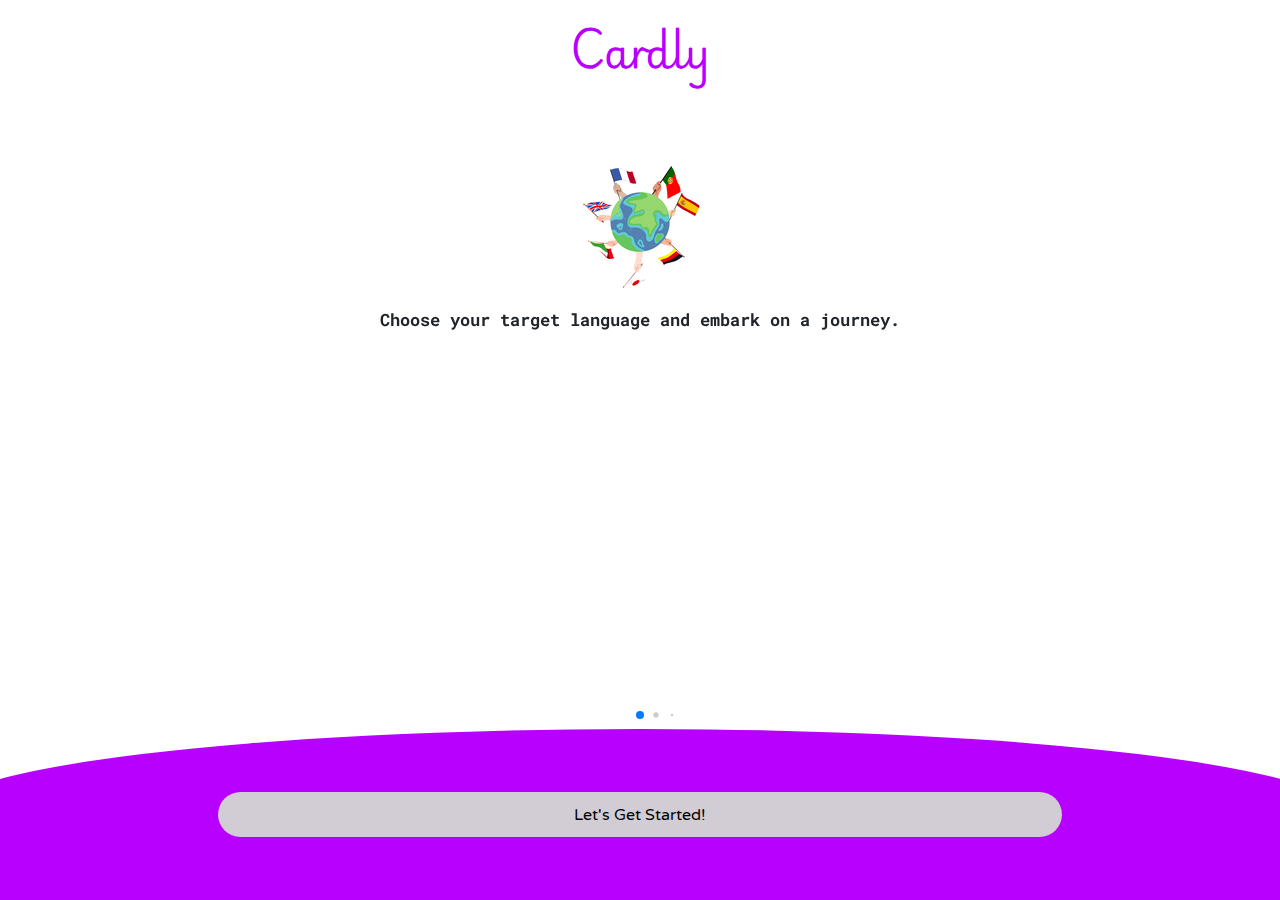
<file: Cardly/index.html>
<!DOCTYPE html>
<html lang="pt-BR">
<head>
    <meta charset="UTF-8">
    <meta name="viewport" content="width=device-width, initial-scale=1.0">
    
    
    <link href="https://cdn.jsdelivr.net/npm/bootstrap@5.0.2/dist/css/bootstrap.min.css" rel="stylesheet" integrity="sha384-EVSTQN3/azprG1Anm3QDgpJLIm9Nao0Yz1ztcQTwFspd3yD65VohhpuuCOmLASjC" crossorigin="anonymous">
    <link href="https://cdn.jsdelivr.net/npm/bootstrap@5.3.0/dist/css/bootstrap.min.css" rel="stylesheet">

  
    <link rel="stylesheet" href="https://cdn.jsdelivr.net/npm/swiper@11/swiper-bundle.min.css"/>
    <link rel="stylesheet" href="https://unpkg.com/swiper@8/swiper-bundle.min.css" />

    
    <link rel="stylesheet" href="css/getStarted/style.css" />

   
    <title>Teste</title>

</head>
<body>

    <!-- header -->
    <header class="head">
        <div class="container">
            Cardly
        </div>
    </header>
    
    <!-- Main -->
    <main>
        <section class="swiper">
            <div class="swiper-container mySwiper">
                <div class="swiper-wrapper">
                    
                    <div class="swiper-slide">
                        <div class="text d-block w-100 p-5">
                            <img src="images/getStartedPage/1.png" alt="Icon">
                           
                            <p class="text">Choose your target language and embark on a journey.</p>
                        </div>
                    </div>
                    <div class="swiper-slide">
                        <div class="text d-block w-100 p-5">
                            <img src="images/getStartedPage/2.png" alt="Icon">
                         
                            <p class="text">Connect with a global community of language learners.</p>
                        </div>
                    </div>
                    <div class="swiper-slide">
                        <div class="text d-block w-100 p-5">
                            <img src="images/getStartedPage/3.png" alt="Icon">
                            
                            <p class="text">Dive into immersive learning with daily interactions.</p>
                        </div>
                    </div>
                    <div class="swiper-slide">
                        <div class="text d-block w-100 p-5">
                            <img src="images/getStartedPage/4.png" alt="Icon">
                          
                            <p class="text">Post, share, and grow your language skills together.</p>
                        </div>
                    </div>
                    <div class="swiper-slide">
                        <div class="text d-block w-100 p-5">
                            <img src="images/getStartedPage/5.png" alt="Icon">
                           
                            <p class="text">Break language barriers with community support.</p>
                        </div>
                    </div>
                
                </div>
                <div class="swiper-pagination"></div>
            </div>
        </section>
    </main>
    
    <!-- Footer -->
    <footer class="footer">
        <div class="container-footer">
            <a href="loginPage.html" class="button">Let's Get Started!</a>
        </div>
    </footer>

    <!--  Scripts -->
    <script src="https://cdnjs.cloudflare.com/ajax/libs/bootstrap/5.3.0/js/bootstrap.bundle.min.js"></script>
    <script src="https://unpkg.com/swiper/swiper-bundle.min.js"></script>
    <script>
        
        var swiper = new Swiper('.mySwiper', {
            
            pagination: {
                el: '.swiper-pagination',  
                dynamicBullets: true,      
            },
           
            navigation: {
                nextEl: '.swiper-button-next', 
                prevEl: '.swiper-button-prev', 
            },
        });
    </script>
    
    
</body>
</html>
</file>
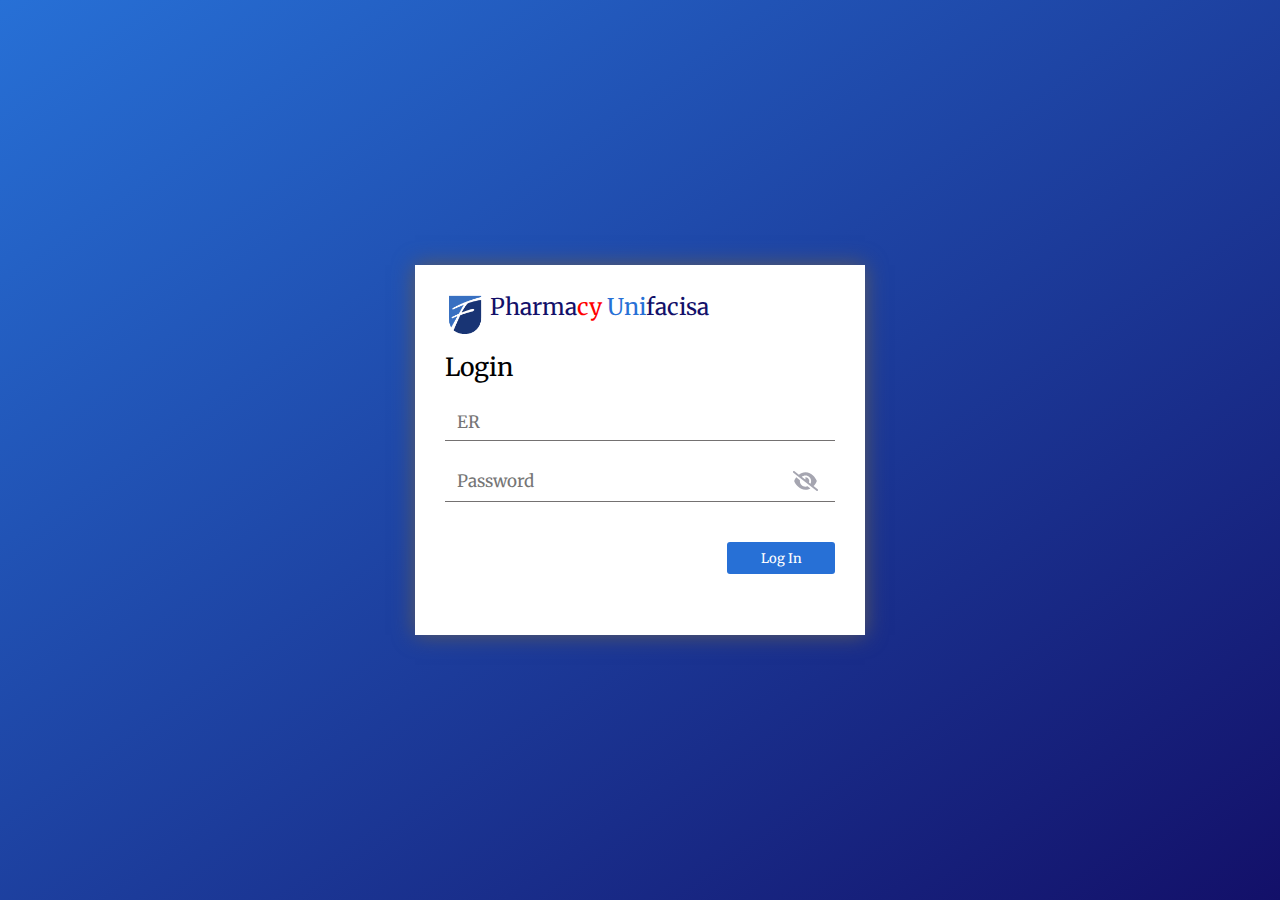
<file: Pharmacy/index.html>
<!DOCTYPE html>
<html lang="en">

<head>
    <meta charset="UTF-8">
    <meta name="viewport" content="width=device-width, initial-scale=1.0">
    <title>Luiz Gustavo - Index</title>
    <link rel="stylesheet" href="./assets/css/style.css">
    <script src="./assets/js/index.js" defer></script>

</head>

<body>

    <div class="container container-index">

        <div class="lightbox-cover">

            <div class="form-container">
                <form id="form-login">

                    <div class="form-logo"><img src="./assets/images/index/file.png"> <div id="pharmacy">Pharma<span id="cy">cy</span></div> <div id="unifacisa"><span id="uni"> Uni</span>facisa</div>    </div>

                    <h1 id="h1">Login</h1>

                    <div class="er-container">

                        <input type="number" id="erInput" placeholder="ER"> <!-- Employee Registration -->

                    </div>


                    <div class="password-container">

                        <input type="password" id="password" placeholder="Password">

                        <label class="container-eye">
                            <input type="checkbox" checked="checked" id="eyeBtn">
                            <svg class="eye" xmlns="http://www.w3.org/2000/svg" height="1em" viewBox="0 0 576 512">
                                <path
                                    d="M288 32c-80.8 0-145.5 36.8-192.6 80.6C48.6 156 17.3 208 2.5 243.7c-3.3 7.9-3.3 16.7 0 24.6C17.3 304 48.6 356 95.4 399.4C142.5 443.2 207.2 480 288 480s145.5-36.8 192.6-80.6c46.8-43.5 78.1-95.4 93-131.1c3.3-7.9 3.3-16.7 0-24.6c-14.9-35.7-46.2-87.7-93-131.1C433.5 68.8 368.8 32 288 32zM144 256a144 144 0 1 1 288 0 144 144 0 1 1 -288 0zm144-64c0 35.3-28.7 64-64 64c-7.1 0-13.9-1.2-20.3-3.3c-5.5-1.8-11.9 1.6-11.7 7.4c.3 6.9 1.3 13.8 3.2 20.7c13.7 51.2 66.4 81.6 117.6 67.9s81.6-66.4 67.9-117.6c-11.1-41.5-47.8-69.4-88.6-71.1c-5.8-.2-9.2 6.1-7.4 11.7c2.1 6.4 3.3 13.2 3.3 20.3z">
                                </path>
                            </svg>
                            <svg class="eye-slash" xmlns="http://www.w3.org/2000/svg" height="1em"
                                viewBox="0 0 640 512">
                                <path
                                    d="M38.8 5.1C28.4-3.1 13.3-1.2 5.1 9.2S-1.2 34.7 9.2 42.9l592 464c10.4 8.2 25.5 6.3 33.7-4.1s6.3-25.5-4.1-33.7L525.6 386.7c39.6-40.6 66.4-86.1 79.9-118.4c3.3-7.9 3.3-16.7 0-24.6c-14.9-35.7-46.2-87.7-93-131.1C465.5 68.8 400.8 32 320 32c-68.2 0-125 26.3-169.3 60.8L38.8 5.1zM223.1 149.5C248.6 126.2 282.7 112 320 112c79.5 0 144 64.5 144 144c0 24.9-6.3 48.3-17.4 68.7L408 294.5c8.4-19.3 10.6-41.4 4.8-63.3c-11.1-41.5-47.8-69.4-88.6-71.1c-5.8-.2-9.2 6.1-7.4 11.7c2.1 6.4 3.3 13.2 3.3 20.3c0 10.2-2.4 19.8-6.6 28.3l-90.3-70.8zM373 389.9c-16.4 6.5-34.3 10.1-53 10.1c-79.5 0-144-64.5-144-144c0-6.9 .5-13.6 1.4-20.2L83.1 161.5C60.3 191.2 44 220.8 34.5 243.7c-3.3 7.9-3.3 16.7 0 24.6c14.9 35.7 46.2 87.7 93 131.1C174.5 443.2 239.2 480 320 480c47.8 0 89.9-12.9 126.2-32.5L373 389.9z">
                                </path>
                            </svg>
                        </label>
                    </div>

                    <button type="submit" id="loginBtn">Log In</button>


                </form>
            </div>

        </div>



    </div>

    

    <script> //Transforma o campo do password em texto quando o olhinho é marcado
        document.getElementById('eyeBtn').addEventListener('change', function() {

            var passwordInput = document.getElementById('password');

            if (this.checked) {
                passwordInput.type = 'password';
            } else {
                passwordInput.type = 'text';
            }
        });

    </script>

</body>

</html>
</file>
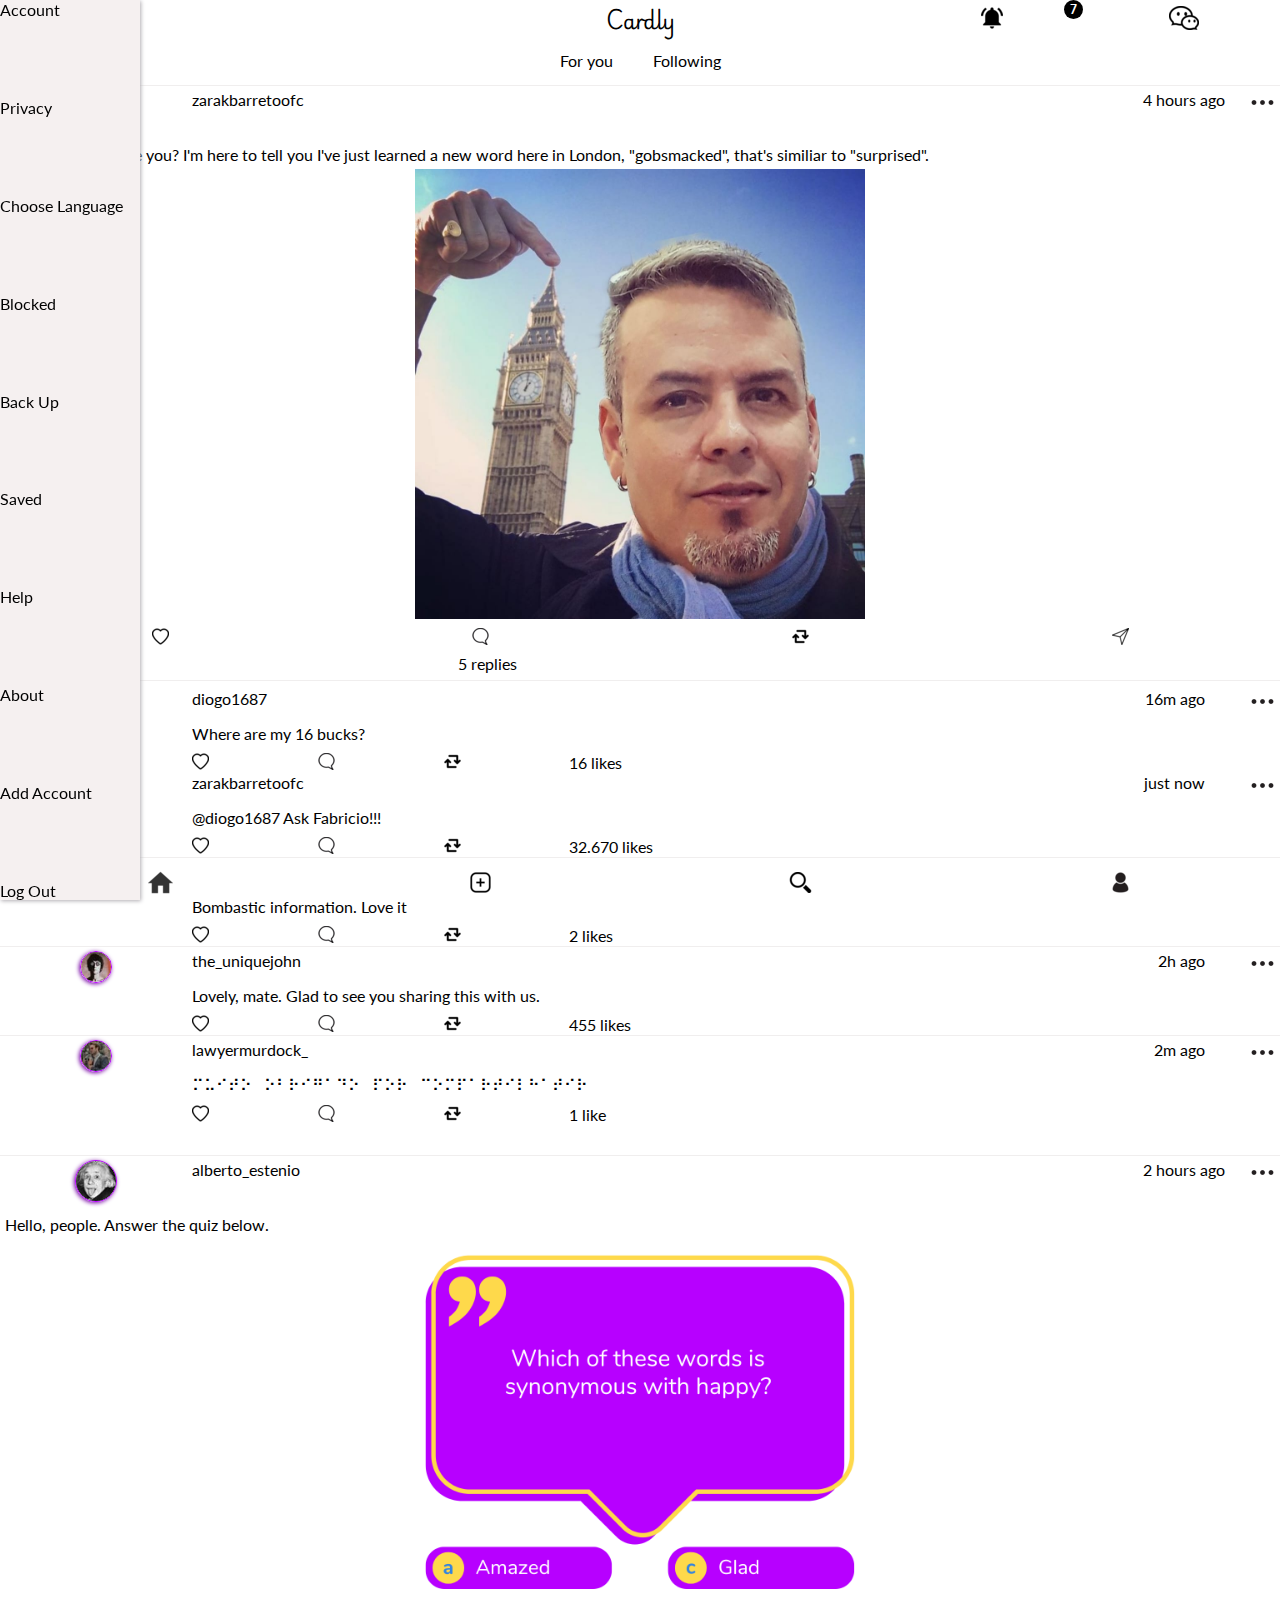
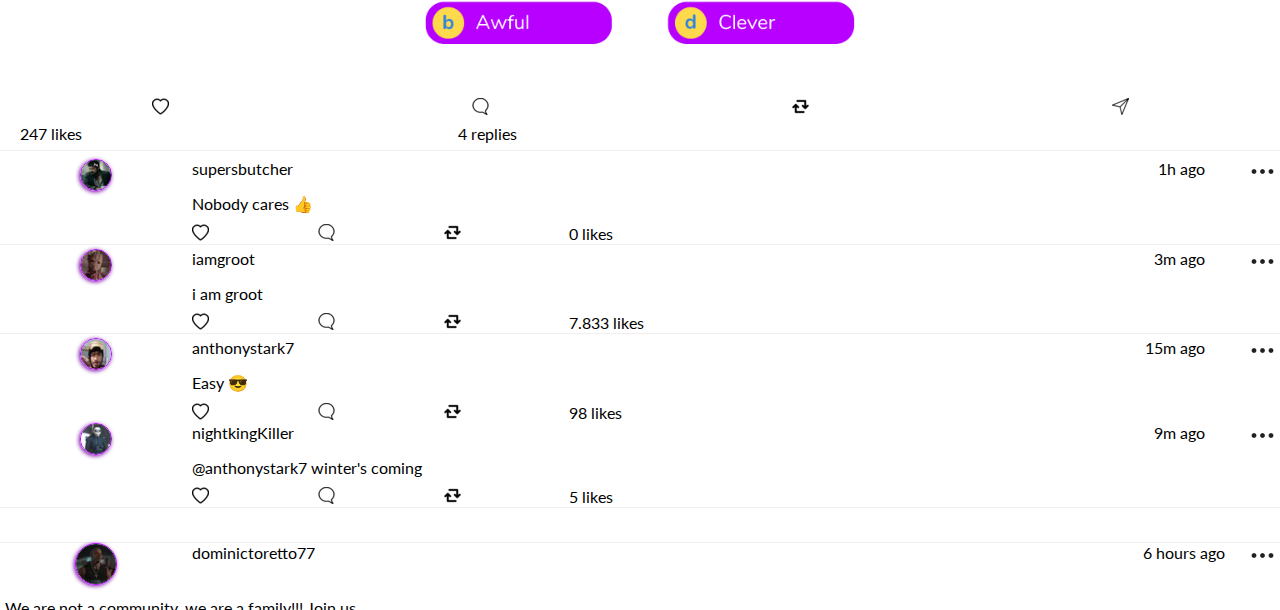
<file: Cardly/homePage.html>
<!DOCTYPE html>
<html lang="en">

<head>
    <meta charset="UTF-8">
    <meta name="viewport" content="width=device-width, initial-scale=1.0">
    <title>Home Page</title>

    <link rel="stylesheet" href="css/homePage/homePage.css">
</head>

<body>

    <div class="container ctn-father">

        <!-- Header -->
        <div class="container header">

            <!-- All the three functions -->
            <div class="container header-buttons">

                <!-- Dropdown -->
                <div class="hd header-dropdown-container">

                    <button class="header-dropdown-button"><img src="images/homePage/drop.png"></button>

                    <div class="header-dropdown-options">
                        <ul class="list-options-dropdown">
                            <li class="options-dropdown">Account</li>
                            <li class="options-dropdown">Privacy</li>
                            <li class="options-dropdown">Choose Language</li>
                            <li class="options-dropdown">Blocked</li>
                            <li class="options-dropdown">Back Up</li>
                            <li class="options-dropdown">Saved</li>
                            <li class="options-dropdown">Help</li>
                            <li class="options-dropdown">About</li>
                            <li class="options-dropdown">Add Account</li>
                            <li class="options-dropdown">Log Out</li>

                        </ul>

                    </div>
                </div>

                <!-- Logo -->
                <div class="hd header-logo-container" id="home">Cardly

                </div>

                <!-- Chat e Notifications Buttons -->
                <div class="hd header-chat-not-container">

                    <div class="header-button hd-bell"><img src="images/homePage/bellIcon.png"
                            alt="notifications_bell_icon">

                        <span class="bell-notifications">7</span>


                    </div>
                    <div class="header-button hd-chat"><img src="images/homePage/msgIcon.png" alt="messages_icon">

                    </div>

                </div>

            </div>

        </div>
        <!-- Header -->

        <!-- MAIN -->
        <div class="container main">


            <div class="feed-main">

                <!-- TYPE FEED -->
                <div class="feed-type">
                    <div class="user-feed for-you"> For you

                    </div>

                    <div class="user-feed following"> Following

                    </div>

                </div>
                <!-- Feed que vai compor cards soltos -->
                <div class="feed">

                    <div class="bar">
                        <div class="bar-splitter"></div>
                    </div> <!-- Bar-->

                    <div class="card card1">

                        <div class="top-card">

                            <div class="top user-info-card">

                                <div class="user photo-card">
                                    <img class="profile-photo zarak-profile-photo"
                                        src="images/homePage/profilePhotos/Darth Vader.jfif" alt="profile_photo">

                                </div>

                                <div class="user username-card">zarakbarretoofc

                                </div>

                            </div>

                            <div class="top user-info-options">
                                <div class="time-post"> 4 hours ago

                                </div>

                                <div class="dropdown">
                                    <button class="drop drop-btn"><img class="drop drop-image"
                                            src="images/homePage/dropdown.png" alt="dropdown button"
                                            alt="dropdown button"></button>
                                    <div class="drop-options">
                                        <a class="drop-opt">View profile</a>
                                        <a class="drop-opt">Block user</a>
                                        <a class="drop-opt">Follow User</a>

                                    </div>
                                </div>

                            </div>

                        </div>

                        <div class="content-card">

                            <div class="subtitles-card">

                                Aye, mate. How are you? I'm here to tell you I've just learned a new word here in
                                London, "gobsmacked", that's similiar to "surprised".

                            </div>

                            <div class="content-container-card">
                                <img src="images/homePage/postCards/Zarak.jfif" class="post-card" alt="post-card">

                            </div>

                        </div>

                        <div class="interactions-card">

                            <div class="interactions-buttons">

                                <div class="card-button like-btn"><img src="images/homePage/likeIcon.png"
                                        alt="like icon" alt="like icon">

                                </div>

                                <div class="card-button comment-btn"><img src="images/homePage/commentIcon.png"
                                        alt="comment icon" alt="comment icon">

                                </div>
                                <div class="card-button repost-btn"><img src="images/homePage/repostIcon.png"
                                        alt="repost icon">

                                </div>

                                <div class="card-button share-btn"><img src="images/homePage/shareIcon.png"
                                        alt="share icon">

                                </div>

                            </div>

                            <div class="interactions-infos">

                                <div class="interactions-users">
                                    <div class="card-likes">16.865 likes

                                    </div>
                                    <div class="card-replies"> 5 replies

                                    </div>
                                </div>

                                <div class="bar">
                                    <div class="bar-splitter"></div>
                                </div> <!-- Bar-->

                                <div class="comments">

                                    <div class="comment">

                                        <div class="comment-userphoto"> <img class="profile-photo comment-user-photo"
                                                src="images/homePage/profilePhotos/diogoIcon.jpg" alt="profile icon">

                                        </div>

                                        <div class="comment-general">

                                            <div class="comment-top">

                                                <div class="comment-username">diogo1687

                                                </div>
                                                <div class="comment-time-dropdown">


                                                    <div class="comment-time">16m ago

                                                    </div>
                                                    <div class="dropdown">
                                                        <button class="drop drop-btn"><img class="drop drop-image"
                                                                src="images/homePage/dropdown.png" alt="dropdown button"
                                                                alt="dropdown button"></button>
                                                        <div class="drop-options">
                                                            <a class="drop-opt">View profile</a>
                                                            <a class="drop-opt">Block user</a>
                                                            <a class="drop-opt">Follow User</a>

                                                        </div>
                                                    </div>
                                                </div>

                                            </div>

                                            <div class="comment-content">Where are my 16 bucks?

                                            </div>

                                            <div class="comment-interactions">
                                                <div class="comment-int comment-like"> <img
                                                        src="images/homePage/likeIcon.png" alt="like icon"
                                                        alt="like icon">

                                                </div>
                                                <div class="comment-int  comment-comment"><img
                                                        src="images/homePage/commentIcon.png" alt="comment icon"
                                                        alt="comment icon">

                                                </div>
                                                <div class="comment-int  comment-repost"><img
                                                        src="images/homePage/repostIcon.png" alt="repost icon">

                                                </div>
                                                <div class="comment-int  comment-like-quantity">16 likes

                                                </div>

                                            </div>


                                        </div>

                                    </div>

                                    <div class="comment">

                                        <div class="comment-userphoto"> <img class="profile-photo comment-user-photo"
                                                src="images/homePage/profilePhotos/Darth Vader.jfif"
                                                alt="profile photo">

                                        </div>

                                        <div class="comment-general">

                                            <div class="comment-top">

                                                <div class="comment-username">zarakbarretoofc

                                                </div>
                                                <div class="comment-time-dropdown">


                                                    <div class="comment-time">just now

                                                    </div>
                                                    <div class="dropdown">
                                                        <button class="drop drop-btn"><img class="drop drop-image"
                                                                src="images/homePage/dropdown.png"
                                                                alt="dropdown button"></button>
                                                        <div class="drop-options">
                                                            <a class="drop-opt">View profile</a>
                                                            <a class="drop-opt">Block user</a>
                                                            <a class="drop-opt">Follow User</a>

                                                        </div>
                                                    </div>
                                                </div>

                                            </div>

                                            <div class="comment-content">@diogo1687 Ask Fabricio!!!

                                            </div>

                                            <div class="comment-interactions">
                                                <div class="comment-int comment-like"> <img
                                                        src="images/homePage/likeIcon.png" alt="like icon">

                                                </div>
                                                <div class="comment-int  comment-comment"><img
                                                        src="images/homePage/commentIcon.png" alt="comment icon">

                                                </div>
                                                <div class="comment-int  comment-repost"><img
                                                        src="images/homePage/repostIcon.png" alt="repost icon">

                                                </div>
                                                <div class="comment-int  comment-like-quantity">32.670 likes

                                                </div>

                                            </div>


                                        </div>

                                    </div>
                                    <div class="bar">
                                        <div class="bar-splitter"></div>
                                    </div> <!-- Bar-->

                                    <div class="comment">

                                        <div class="comment-userphoto"> <img class="profile-photo comment-user-photo"
                                                src="images/homePage/profilePhotos/oppenheimer.jpg" alt="profile photo">

                                        </div>

                                        <div class="comment-general">

                                            <div class="comment-top">

                                                <div class="comment-username">oppenheimer1904

                                                </div>
                                                <div class="comment-time-dropdown">


                                                    <div class="comment-time">3m ago

                                                    </div>
                                                    <div class="dropdown">
                                                        <button class="drop drop-btn"><img class="drop drop-image"
                                                                src="images/homePage/dropdown.png"
                                                                alt="dropdown button"></button>
                                                        <div class="drop-options">
                                                            <a class="drop-opt">View profile</a>
                                                            <a class="drop-opt">Block user</a>
                                                            <a class="drop-opt">Follow User</a>

                                                        </div>
                                                    </div>
                                                </div>

                                            </div>

                                            <div class="comment-content">Bombastic information. Love it

                                            </div>

                                            <div class="comment-interactions">
                                                <div class="comment-int comment-like"> <img
                                                        src="images/homePage/likeIcon.png" alt="like icon">

                                                </div>
                                                <div class="comment-int  comment-comment"><img
                                                        src="images/homePage/commentIcon.png" alt="comment icon">

                                                </div>
                                                <div class="comment-int  comment-repost"><img
                                                        src="images/homePage/repostIcon.png" alt="repost icon">

                                                </div>
                                                <div class="comment-int  comment-like-quantity">2 likes

                                                </div>

                                            </div>


                                        </div>

                                    </div>
                                    <div class="bar">
                                        <div class="bar-splitter"></div>
                                    </div> <!-- Bar-->
                                    <div class="comment">

                                        <div class="comment-userphoto"> <img class="profile-photo comment-user-photo"
                                                src="images/homePage/profilePhotos/john.jpg" alt="profile photo">

                                        </div>

                                        <div class="comment-general">

                                            <div class="comment-top">

                                                <div class="comment-username">the_uniquejohn

                                                </div>
                                                <div class="comment-time-dropdown">


                                                    <div class="comment-time">2h ago

                                                    </div>
                                                    <div class="dropdown">
                                                        <button class="drop drop-btn"><img class="drop drop-image"
                                                                src="images/homePage/dropdown.png"
                                                                alt="dropdown button"></button>
                                                        <div class="drop-options">
                                                            <a class="drop-opt">View profile</a>
                                                            <a class="drop-opt">Block user</a>
                                                            <a class="drop-opt">Follow User</a>

                                                        </div>
                                                    </div>
                                                </div>

                                            </div>

                                            <div class="comment-content">Lovely, mate. Glad to see you sharing this with
                                                us.

                                            </div>

                                            <div class="comment-interactions">
                                                <div class="comment-int comment-like"> <img
                                                        src="images/homePage/likeIcon.png" alt="like icon">

                                                </div>
                                                <div class="comment-int  comment-comment"><img
                                                        src="images/homePage/commentIcon.png" alt="comment icon">

                                                </div>
                                                <div class="comment-int  comment-repost"><img
                                                        src="images/homePage/repostIcon.png" alt="repost icon">

                                                </div>
                                                <div class="comment-int  comment-like-quantity">455 likes

                                                </div>

                                            </div>


                                        </div>

                                    </div>
                                    <div class="bar">
                                        <div class="bar-splitter"></div>
                                    </div> <!-- Bar-->
                                    <div class="comment">

                                        <div class="comment-userphoto"> <img class="profile-photo comment-user-photo"
                                                src="images/homePage/profilePhotos/murdock.jpg" alt="profile photo">

                                        </div>

                                        <div class="comment-general">

                                            <div class="comment-top">

                                                <div class="comment-username">lawyermurdock_

                                                </div>
                                                <div class="comment-time-dropdown">


                                                    <div class="comment-time">2m ago

                                                    </div>
                                                    <div class="dropdown">
                                                        <button class="drop drop-btn"><img class="drop drop-image"
                                                                src="images/homePage/dropdown.png"
                                                                alt="dropdown button"></button>
                                                        <div class="drop-options">
                                                            <a class="drop-opt">View profile</a>
                                                            <a class="drop-opt">Block user</a>
                                                            <a class="drop-opt">Follow User</a>

                                                        </div>
                                                    </div>
                                                </div>

                                            </div>

                                            <div class="comment-content">⠍⠥⠊⠞⠕⠀⠕⠃⠗⠊⠛⠁⠙⠕⠀⠏⠕⠗⠀⠉⠕⠍⠏⠁⠗⠞⠊⠇⠓⠁⠞⠊⠗

                                            </div>

                                            <div class="comment-interactions">
                                                <div class="comment-int comment-like"> <img
                                                        src="images/homePage/likeIcon.png" alt="like icon">

                                                </div>
                                                <div class="comment-int  comment-comment"><img
                                                        src="images/homePage/commentIcon.png" alt="comment icon">

                                                </div>
                                                <div class="comment-int  comment-repost"><img
                                                        src="images/homePage/repostIcon.png" alt="repost icon">

                                                </div>
                                                <div class="comment-int  comment-like-quantity">1 like

                                                </div>

                                            </div>


                                        </div>

                                    </div>

                                </div>

                            </div>

                        </div>

                    </div>
                    <div class="feed-splitter"></div>
                    <!-- CARD 2 -->
                    <div class="bar">
                        <div class="bar-splitter"></div>
                    </div> <!-- Bar-->
                    <div class="card card2">

                        <div class="top-card">

                            <div class="top user-info-card">

                                <div class="user photo-card">
                                    <img class="profile-photo " src="images/homePage/profilePhotos/albert.jpg"
                                        alt="profile photo">

                                </div>

                                <div class="user username-card">alberto_estenio

                                </div>

                            </div>

                            <div class="top user-info-options">
                                <div class="time-post"> 2 hours ago

                                </div>

                                <div class="dropdown">
                                    <button class="drop drop-btn"><img class="drop drop-image"
                                            src="images/homePage/dropdown.png" alt="dropdown button"></button>
                                    <div class="drop-options">
                                        <a class="drop-opt">View profile</a>
                                        <a class="drop-opt">Block user</a>
                                        <a class="drop-opt">Follow User</a>

                                    </div>
                                </div>

                            </div>

                        </div>

                        <div class="content-card">

                            <div class="subtitles-card">

                                Hello, people. Answer the quiz below.

                            </div>

                            <div class="content-container-card">
                                <img src="images/homePage/postCards/quiz.png" class="post-card" alt="post-card">

                            </div>

                        </div>

                        <div class="interactions-card">

                            <div class="interactions-card">

                                <div class="interactions-buttons">

                                    <div class="card-button like-btn"><img src="images/homePage/likeIcon.png"
                                            alt="like icon" alt="like icon">

                                    </div>

                                    <div class="card-button comment-btn"><img src="images/homePage/commentIcon.png"
                                            alt="comment icon" alt="comment icon">

                                    </div>
                                    <div class="card-button repost-btn"><img src="images/homePage/repostIcon.png"
                                            alt="repost icon">

                                    </div>

                                    <div class="card-button share-btn"><img src="images/homePage/shareIcon.png"
                                            alt="share icon">

                                    </div>

                                </div>

                                <div class="interactions-infos">

                                    <div class="interactions-users">
                                        <div class="card-likes">247 likes

                                        </div>
                                        <div class="card-replies"> 4 replies

                                        </div>
                                    </div>

                                    <div class="bar">
                                        <div class="bar-splitter"></div>
                                    </div> <!-- Bar-->

                                    <div class="comments">

                                        <div class="comment">

                                            <div class="comment-userphoto"> <img
                                                    class="profile-photo comment-user-photo"
                                                    src="images/homePage/profilePhotos/billy.jpg" alt="profile photo">

                                            </div>

                                            <div class="comment-general">

                                                <div class="comment-top">

                                                    <div class="comment-username">supersbutcher

                                                    </div>
                                                    <div class="comment-time-dropdown">


                                                        <div class="comment-time">1h ago

                                                        </div>
                                                        <div class="dropdown">
                                                            <button class="drop drop-btn"><img class="drop drop-image"
                                                                    src="images/homePage/dropdown.png"
                                                                    alt="dropdown button"></button>
                                                            <div class="drop-options">
                                                                <a class="drop-opt">View profile</a>
                                                                <a class="drop-opt">Block user</a>
                                                                <a class="drop-opt">Follow User</a>

                                                            </div>
                                                        </div>
                                                    </div>

                                                </div>

                                                <div class="comment-content">Nobody cares &#128077;


                                                </div>

                                                <div class="comment-interactions">
                                                    <div class="comment-int comment-like"> <img
                                                            src="images/homePage/likeIcon.png" alt="like icon">

                                                    </div>
                                                    <div class="comment-int  comment-comment"><img
                                                            src="images/homePage/commentIcon.png" alt="comment icon">

                                                    </div>
                                                    <div class="comment-int  comment-repost"><img
                                                            src="images/homePage/repostIcon.png" alt="repost icon">

                                                    </div>
                                                    <div class="comment-int  comment-like-quantity">0 likes

                                                    </div>

                                                </div>


                                            </div>

                                        </div>
                                        <div class="bar">
                                            <div class="bar-splitter"></div>
                                        </div> <!-- Bar-->
                                        <div class="comment">

                                            <div class="comment-userphoto"> <img
                                                    class="profile-photo comment-user-photo"
                                                    src="images/homePage/profilePhotos/groot.jpg" alt="profile photo">

                                            </div>

                                            <div class="comment-general">

                                                <div class="comment-top">

                                                    <div class="comment-username">iamgroot

                                                    </div>
                                                    <div class="comment-time-dropdown">


                                                        <div class="comment-time">3m ago

                                                        </div>
                                                        <div class="dropdown">
                                                            <button class="drop drop-btn"><img class="drop drop-image"
                                                                    src="images/homePage/dropdown.png"
                                                                    alt="dropdown button"></button>
                                                            <div class="drop-options">
                                                                <a class="drop-opt">View profile</a>
                                                                <a class="drop-opt">Block user</a>
                                                                <a class="drop-opt">Follow User</a>

                                                            </div>
                                                        </div>
                                                    </div>

                                                </div>

                                                <div class="comment-content">i am groot

                                                </div>

                                                <div class="comment-interactions">
                                                    <div class="comment-int comment-like"> <img
                                                            src="images/homePage/likeIcon.png" alt="like icon">

                                                    </div>
                                                    <div class="comment-int  comment-comment"><img
                                                            src="images/homePage/commentIcon.png" alt="comment icon">

                                                    </div>
                                                    <div class="comment-int  comment-repost"><img
                                                            src="images/homePage/repostIcon.png" alt="repost icon">

                                                    </div>
                                                    <div class="comment-int  comment-like-quantity">7.833 likes

                                                    </div>

                                                </div>


                                            </div>

                                        </div>
                                        <div class="bar">
                                            <div class="bar-splitter"></div>
                                        </div> <!-- Bar-->
                                        <div class="comment">

                                            <div class="comment-userphoto"> <img
                                                    class="profile-photo comment-user-photo"
                                                    src="images/homePage/profilePhotos/tony.jpg" alt="profile photo">

                                            </div>

                                            <div class="comment-general">

                                                <div class="comment-top">

                                                    <div class="comment-username">anthonystark7

                                                    </div>
                                                    <div class="comment-time-dropdown">


                                                        <div class="comment-time">15m ago

                                                        </div>
                                                        <div class="dropdown">
                                                            <button class="drop drop-btn"><img class="drop drop-image"
                                                                    src="images/homePage/dropdown.png"
                                                                    alt="dropdown button"></button>
                                                            <div class="drop-options">
                                                                <a class="drop-opt">View profile</a>
                                                                <a class="drop-opt">Block user</a>
                                                                <a class="drop-opt">Follow User</a>

                                                            </div>
                                                        </div>
                                                    </div>

                                                </div>

                                                <div class="comment-content">Easy &#128526;

                                                </div>

                                                <div class="comment-interactions">
                                                    <div class="comment-int comment-like"> <img
                                                            src="images/homePage/likeIcon.png" alt="like icon">

                                                    </div>
                                                    <div class="comment-int  comment-comment"><img
                                                            src="images/homePage/commentIcon.png" alt="comment icon">

                                                    </div>
                                                    <div class="comment-int  comment-repost"><img
                                                            src="images/homePage/repostIcon.png" alt="repost icon">

                                                    </div>
                                                    <div class="comment-int  comment-like-quantity">98 likes

                                                    </div>

                                                </div>


                                            </div>

                                        </div>

                                        <div class="comment">

                                            <div class="comment-userphoto"> <img
                                                    class="profile-photo comment-user-photo"
                                                    src="images/homePage/profilePhotos/aryaStark.jpg"
                                                    alt="profile photo">

                                            </div>

                                            <div class="comment-general">

                                                <div class="comment-top">

                                                    <div class="comment-username">nightkingKiller

                                                    </div>
                                                    <div class="comment-time-dropdown">


                                                        <div class="comment-time">9m ago

                                                        </div>
                                                        <div class="dropdown">
                                                            <button class="drop drop-btn"><img class="drop drop-image"
                                                                    src="images/homePage/dropdown.png"
                                                                    alt="dropdown button"></button>
                                                            <div class="drop-options">
                                                                <a class="drop-opt">View profile</a>
                                                                <a class="drop-opt">Block user</a>
                                                                <a class="drop-opt">Follow User</a>

                                                            </div>
                                                        </div>
                                                    </div>

                                                </div>

                                                <div class="comment-content">@anthonystark7 winter's coming

                                                </div>

                                                <div class="comment-interactions">
                                                    <div class="comment-int comment-like"> <img
                                                            src="images/homePage/likeIcon.png" alt="like icon">

                                                    </div>
                                                    <div class="comment-int  comment-comment"><img
                                                            src="images/homePage/commentIcon.png" alt="comment icon">

                                                    </div>
                                                    <div class="comment-int  comment-repost"><img
                                                            src="images/homePage/repostIcon.png" alt="repost icon">

                                                    </div>
                                                    <div class="comment-int  comment-like-quantity">5 likes

                                                    </div>

                                                </div>


                                            </div>

                                        </div>

                                        <div class="bar">
                                            <div class="bar-splitter"></div>
                                        </div> <!-- Bar-->
                                    </div>

                                </div>

                            </div>

                        </div>
                        <div class="feed-splitter"></div>
                        <!-- CARD 3 -->
                        <div class="bar">
                            <div class="bar-splitter"></div>
                            <div class="card card3">

                                <div class="top-card">

                                    <div class="top user-info-card">

                                        <div class="user photo-card">
                                            <img class="profile-photo " src="images/homePage/profilePhotos/toretto.jpg"
                                                alt="profile photo">

                                        </div>

                                        <div class="user username-card">dominictoretto77

                                        </div>

                                    </div>

                                    <div class="top user-info-options">
                                        <div class="time-post"> 6 hours ago

                                        </div>

                                        <div class="dropdown">
                                            <button class="drop drop-btn"><img class="drop drop-image"
                                                    src="images/homePage/dropdown.png" alt="dropdown button"></button>
                                            <div class="drop-options">
                                                <a class="drop-opt">View profile</a>
                                                <a class="drop-opt">Block user</a>
                                                <a class="drop-opt">Follow User</a>

                                            </div>
                                        </div>

                                    </div>

                                </div>

                                <div class="content-card">

                                    <div class="subtitles-card">

                                        We are not a community, we are a family!!! Join us.

                                    </div>

                                    <div class="content-container-card">
                                        <img src="images/homePage/postCards/community.png" class="post-card"
                                            alt="post-card">

                                    </div>

                                </div>

                                <div class="interactions-card">

                                    <div class="interactions-buttons">

                                        <div class="card-button like-btn"><img src="images/homePage/likeIcon.png"
                                                alt="like icon">

                                        </div>

                                        <div class="card-button comment-btn"><img src="images/homePage/commentIcon.png"
                                                alt="comment icon">

                                        </div>
                                        <div class="card-button repost-btn"><img src="images/homePage/repostIcon.png"
                                                alt="repost icon">

                                        </div>

                                        <div class="card-button share-btn"><img src="images/homePage/shareIcon.png">

                                        </div>

                                    </div>

                                    <div class="interactions-infos">

                                        <div class="interactions-users">
                                            <div class="card-likes">78 likes

                                            </div>
                                            <div class="card-replies"> 4 replies

                                            </div>
                                        </div>

                                        <div class="bar">
                                            <div class="bar-splitter"></div>
                                        </div> <!-- Bar-->

                                        <div class="comments">

                                            <div class="comment">

                                                <div class="comment-userphoto"> <img
                                                        class="profile-photo comment-user-photo"
                                                        src="images/homePage/profilePhotos/potter.jpg"
                                                        alt="profile photo">

                                                </div>

                                                <div class="comment-general">

                                                    <div class="comment-top">

                                                        <div class="comment-username">mrpotter9090

                                                        </div>
                                                        <div class="comment-time-dropdown">


                                                            <div class="comment-time">3h ago

                                                            </div>
                                                            <div class="dropdown">
                                                                <button class="drop drop-btn"><img
                                                                        class="drop drop-image"
                                                                        src="images/homePage/dropdown.png"
                                                                        alt="dropdown button"></button>
                                                                <div class="drop-options">
                                                                    <a class="drop-opt">View profile</a>
                                                                    <a class="drop-opt">Block user</a>
                                                                    <a class="drop-opt">Follow User</a>

                                                                </div>
                                                            </div>
                                                        </div>

                                                    </div>

                                                    <div class="comment-content">I really need a family, tysm

                                                    </div>

                                                    <div class="comment-interactions">
                                                        <div class="comment-int comment-like"> <img
                                                                src="images/homePage/likeIcon.png" alt="like icon">

                                                        </div>
                                                        <div class="comment-int  comment-comment"><img
                                                                src="images/homePage/commentIcon.png"
                                                                alt="comment icon">

                                                        </div>
                                                        <div class="comment-int  comment-repost"><img
                                                                src="images/homePage/repostIcon.png" alt="repost icon">

                                                        </div>
                                                        <div class="comment-int  comment-like-quantity">80 likes

                                                        </div>

                                                    </div>


                                                </div>

                                            </div>
                                            <div class="bar">
                                                <div class="bar-splitter"></div>
                                            </div> <!-- Bar-->
                                            <div class="comment">

                                                <div class="comment-userphoto"> <img
                                                        class="profile-photo comment-user-photo"
                                                        src="images/homePage/profilePhotos/mJackson.jpg"
                                                        alt="profile photo">

                                                </div>

                                                <div class="comment-general">

                                                    <div class="comment-top">

                                                        <div class="comment-username">maiconjackson_ofc

                                                        </div>
                                                        <div class="comment-time-dropdown">


                                                            <div class="comment-time">1h ago

                                                            </div>
                                                            <div class="dropdown">
                                                                <button class="drop drop-btn"><img
                                                                        class="drop drop-image"
                                                                        src="images/homePage/dropdown.png"
                                                                        alt="dropdown button"></button>
                                                                <div class="drop-options">
                                                                    <a class="drop-opt">View profile</a>
                                                                    <a class="drop-opt">Block user</a>
                                                                    <a class="drop-opt">Follow User</a>

                                                                </div>
                                                            </div>
                                                        </div>

                                                    </div>

                                                    <div class="comment-content">
                                                        &#127881;&#127881;&#127881;&#127881;&#127881;

                                                    </div>

                                                    <div class="comment-interactions">
                                                        <div class="comment-int comment-like"> <img
                                                                src="images/homePage/likeIcon.png" alt="like icon">

                                                        </div>
                                                        <div class="comment-int  comment-comment"><img
                                                                src="images/homePage/commentIcon.png"
                                                                alt="comment icon">

                                                        </div>
                                                        <div class="comment-int  comment-repost"><img
                                                                src="images/homePage/repostIcon.png" alt="repost icon">

                                                        </div>
                                                        <div class="comment-int  comment-like-quantity">672 likes

                                                        </div>

                                                    </div>


                                                </div>

                                            </div>
                                            <div class="bar">
                                                <div class="bar-splitter"></div>
                                            </div> <!-- Bar-->
                                            <div class="comment">

                                                <div class="comment-userphoto"> <img
                                                        class="profile-photo comment-user-photo"
                                                        src="images/homePage/profilePhotos/loki.jpg"
                                                        alt="profile photo">

                                                </div>

                                                <div class="comment-general">

                                                    <div class="comment-top">

                                                        <div class="comment-username">god_of_truth

                                                        </div>
                                                        <div class="comment-time-dropdown">


                                                            <div class="comment-time">1h ago

                                                            </div>
                                                            <div class="dropdown">
                                                                <button class="drop drop-btn"><img
                                                                        class="drop drop-image"
                                                                        src="images/homePage/dropdown.png"
                                                                        alt="dropdown button"></button>
                                                                <div class="drop-options">
                                                                    <a class="drop-opt">View profile</a>
                                                                    <a class="drop-opt">Block user</a>
                                                                    <a class="drop-opt">Follow User</a>

                                                                </div>
                                                            </div>
                                                        </div>

                                                    </div>

                                                    <div class="comment-content">Hey, join mine too<br>
                                                        www.clonacartao2024.com

                                                    </div>

                                                    <div class="comment-interactions">
                                                        <div class="comment-int comment-like"> <img
                                                                src="images/homePage/likeIcon.png" alt="like icon">

                                                        </div>
                                                        <div class="comment-int  comment-comment"><img
                                                                src="images/homePage/commentIcon.png"
                                                                alt="comment icon">

                                                        </div>
                                                        <div class="comment-int  comment-repost"><img
                                                                src="images/homePage/repostIcon.png" alt="repost icon">

                                                        </div>
                                                        <div class="comment-int  comment-like-quantity">0 likes

                                                        </div>

                                                    </div>


                                                </div>

                                            </div>

                                            <div class="comment">

                                                <div class="comment-userphoto"> <img
                                                        class="profile-photo comment-user-photo"
                                                        src="images/homePage/profilePhotos/wayne.jpg"
                                                        alt="profile photo">

                                                </div>

                                                <div class="comment-general">

                                                    <div class="comment-top">

                                                        <div class="comment-username">thedarknight

                                                        </div>
                                                        <div class="comment-time-dropdown">


                                                            <div class="comment-time">50m ago

                                                            </div>
                                                            <div class="dropdown">
                                                                <button class="drop drop-btn"><img
                                                                        class="drop drop-image"
                                                                        src="images/homePage/dropdown.png"
                                                                        alt="dropdown button"></button>
                                                                <div class="drop-options">
                                                                    <a class="drop-opt">View profile</a>
                                                                    <a class="drop-opt">Block user</a>
                                                                    <a class="drop-opt">Follow User</a>

                                                                </div>
                                                            </div>
                                                        </div>

                                                    </div>

                                                    <div class="comment-content">@god_of_truth im watching you, be
                                                        careful

                                                    </div>

                                                    <div class="comment-interactions">
                                                        <div class="comment-int comment-like"> <img
                                                                src="images/homePage/likeIcon.png" alt="like icon">

                                                        </div>
                                                        <div class="comment-int  comment-comment"><img
                                                                src="images/homePage/commentIcon.png"
                                                                alt="comment icon">

                                                        </div>
                                                        <div class="comment-int  comment-repost"><img
                                                                src="images/homePage/repostIcon.png" alt="repost icon">

                                                        </div>
                                                        <div class="comment-int  comment-like-quantity">16 likes

                                                        </div>

                                                    </div>


                                                </div>

                                            </div>
                                            <div class="bar">
                                                <div class="bar-splitter"></div>
                                            </div> <!-- Bar-->


                                            <div class="bar">
                                                <div class="bar-splitter"></div>
                                            </div> <!-- Bar-->
                                        </div>

                                    </div>

                                </div>

                            </div>

                        </div>

                    </div>

                    <div class="bottom-space"></div>

                </div>

                <!-- Main -->

                <!-- Footer -->
                <div class="container footer">

                    <div class="container footer-buttons">

                        <div class="footer-splitter">
                            <div class="ft footer-button">
                                <a class="homeIcon-button" href="#home">
                                    <img src="images/homePage/homeIcon.png" alt="home page button">
                                </a>

                            </div>

                            <div class="ft footer-button">

                                <img src="images/homePage/quickPostIcon.png" alt="quick post button">

                            </div>

                        </div>

                        <div class="footer-splitter">
                            <div class="ft footer-button">

                                <img src="images/homePage/glass.png" alt="explore button">

                            </div>

                            <div class="ft footer-button">

                                <img src="images/homePage/profileIcon.png" alt="profile button">
                            </div>

                        </div>

                    </div>

                </div>

            </div>

</body>

</html>
</file>
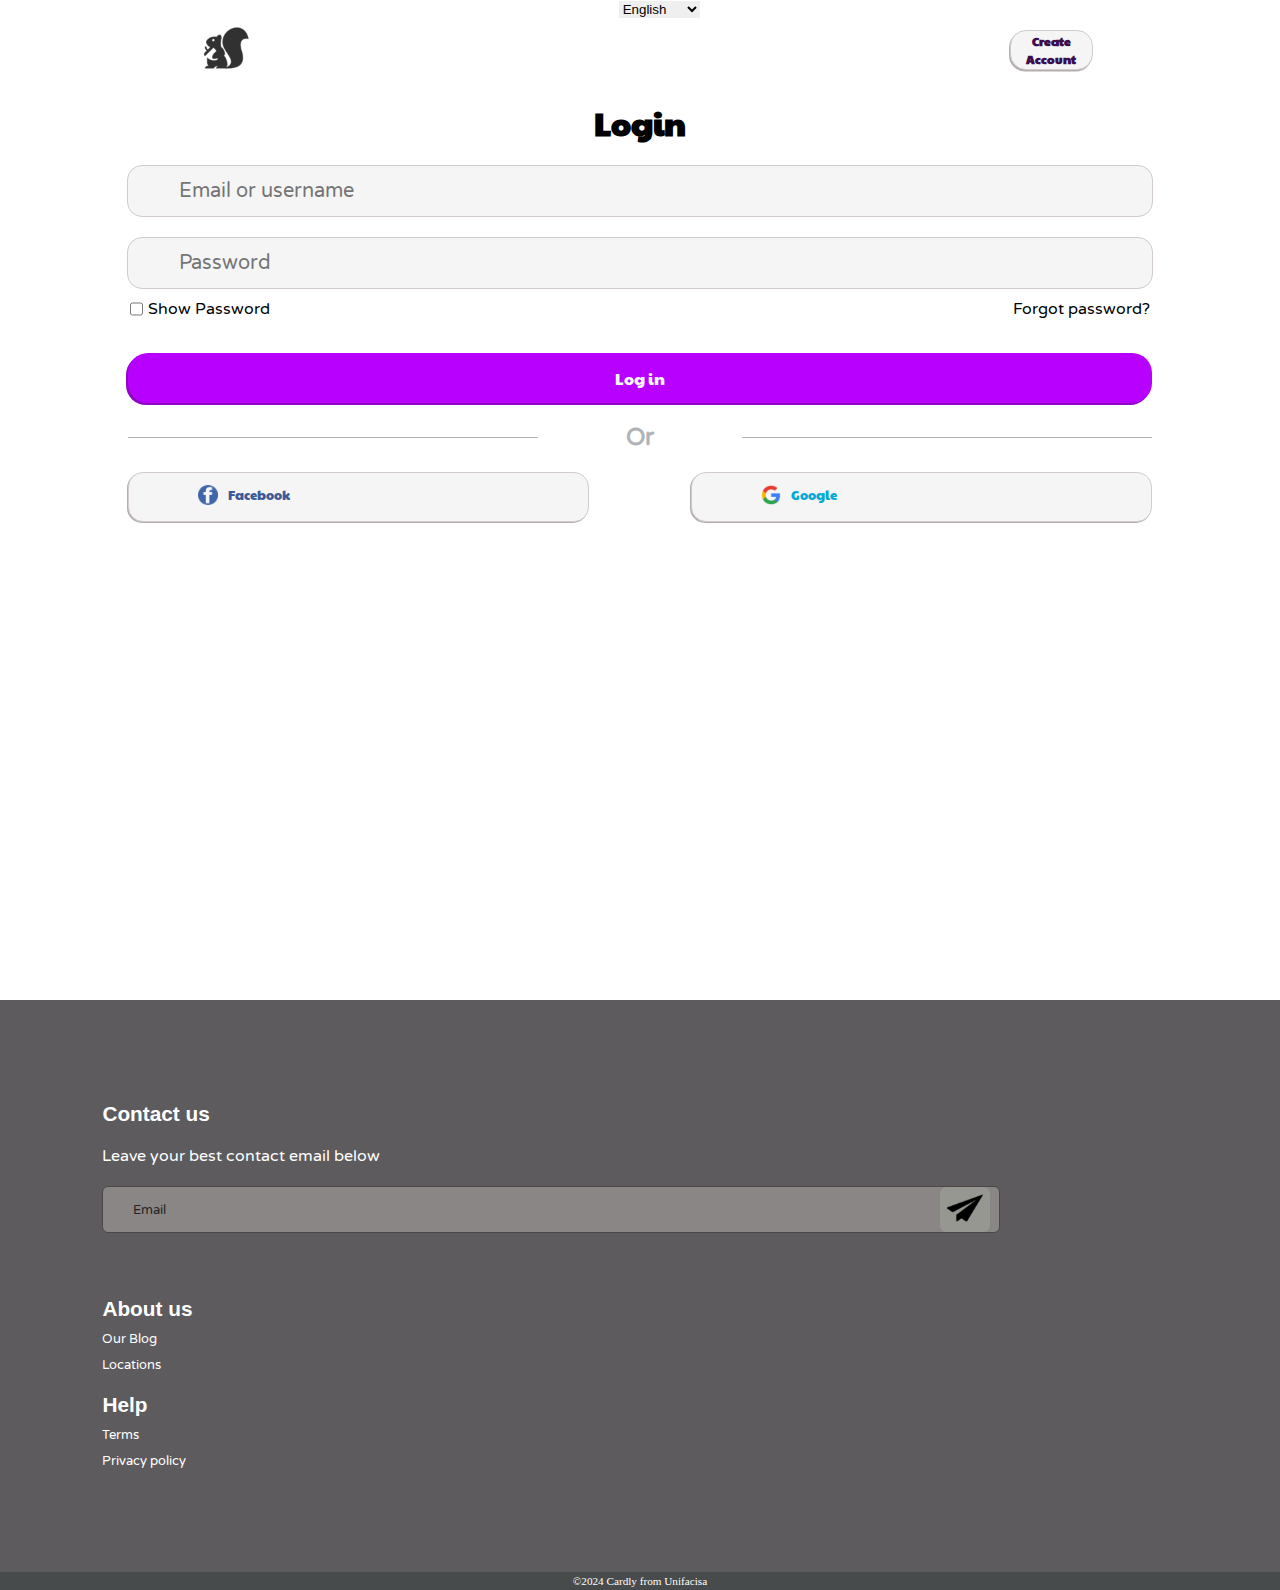
<file: Cardly/loginPage.html>
<!DOCTYPE html>
<html lang="pt-br">

<head>
    <meta charset="UTF-8">
    <meta name="viewport" content="width=device-width, initial-scale=1.0">
    <title>Card Log In</title>
    <link rel="stylesheet" href="./css/login/login.css">

</head>

<body>
    <div class="container">


        <!-- Tudo -->

        <!-- Header -->
        <div class="container ctn-header">
            <!-- Logo -->
            <div class="header hd-logo">
                <img class="hd-logo hd-logo-img" src="images/landingPage/squi.png" alt="squirrel_logo">
            </div>

            <!-- Switcher -->
            <div class="header hd-switch-lang">

                <select class="language-selector" aria-label="Select your language">
                    <option selected>English</option>
                    <option value="1">Espanõl</option>
                    <option value="2">Português</option>

                </select>

            </div>

            <!-- Create Account -->

            <div class="header hd-container-btn">

                <a href="signUp.html" class="button btn-top-link">
                    

                    <button class="button btn-top">Create Account</button>
                </a>

            </div>

        </div>
        <!-- Header -->

        <!-- Main -->
        <div class="container ctn-main">


            <form class="form fm-main" action="homePage.html">




                <div class="form fm-functions">



                    <div class="form-text fm-text-login">
                        <h1>Login</h1>

                    </div>

                    <div class="form-input fm-input-email">
                        <input class="input-login fm-input-email-field" type="email" name="email"
                            placeholder="Email or username">

                    </div>

                    <div class="form-input fm-input-password">
                        <input class="input-login fm-input-password-field" type="password" name="password"
                            placeholder="Password">

                    </div>

                    <div class="form-password-functions">

                        <div class="password-function show-password-function">
                            <input id="show-passoword-checkbox" type="checkbox" name="show-passowrd">
                            <label for="showPasswordCheckbox" id="show-password-text">Show Password</label>

                        </div>

                        <div class="password-function forgot-password-function">
                            <a id="forgot-password-text">Forgot password?</a>

                        </div>
                    </div>

                    <div class="form-log-in-button">
                    
                            <button class="button btn-log-in" type="submit">Log in</button>
                        
                

                    </div>

                    <div class="form-text-or">
                        <div class="or or-bar">

                        </div>

                        <div class="or or-text">
                            <h2>Or</h2>

                        </div>
                        <div class="or or-bar">

                        </div>
                    </div>

                    <div class="form-facebook-google">

                        <div class="login-option opt-facebook">



                            <button class="button-site btn-facebook">
                                <span class="span-logo"><img class="logo-site logo-facebook"
                                        src="images/landingPage/facebook.png" alt="logo_facebook">
                                </span>
                                <span class="span-text span-text-facebook">Facebook</span>
                            </button>

                        </div>

                        <div class="login-option opt-google">


                            <button class="button-site btn-google">
                                <span class="span-logo"><img class="logo-site logo-google"
                                        src="images/landingPage/google.png" alt="logo_google">
                                </span>
                                <span class="span-text span-text-facebook">Google</span>
                            </button>

                        </div>

                    </div>

                </div>



            </form>




        </div>

        <!-- Main -->
        <!-- Footer -->
        <div class="container ctn-footer">

            <div class="container footer-content">

                <div class="footer contact-us">

                    <div class="contact-us-text">
                        <h2 class="titles-footer">Contact us</h2>
                    </div>

                    <div>
                        <!-- Text -->
                        <p>Leave your best contact email below</p>
                    </div>

                    <form class="footer form-contact">
                        <!-- Input -->
                        <div class="fm-footer-contact">
                            <input type="email" class="footer-input" placeholder="Email">

                            <span class="submit span-footer-container"><button class="submit footer-button"><img
                                        id="submit-footer-button-imagen" src="images/landingPage/submit1.png" alt="submit_arrow"></button></span>

                        </div>



                    </form>

                </div>

                <div class="footer ft-informations">

                    <div class="inf inf-footer">
                        <h3 class="titles-footer">
                            About us
                        </h3>
                        <ul class="inf sub-inf-footer">
                            <li class="itens-inf">
                                <a class="inf-links">
                                    Our Blog
                                </a>


                            </li>
                            <li class="itens-inf">
                                <a class="inf-links">
                                    Locations
                                </a>


                            </li>

                        </ul>
                    </div>

                    <div class="inf inf-footer">
                        <h4 class="titles-footer">
                            Help
                        </h4>
                        <ul class="inf sub-inf-footer">
                            <li class="itens-inf">
                                <a class="inf-links">
                                    Terms
                                </a>



                            </li>

                            <li class="itens-inf">
                                <a class="inf-links">
                                    Privacy policy
                                </a>
                              


                            </li>

                        </ul>
                    </div>

                </div>

            </div>

            <div class="made-by">
                <span class="made-by-text">©2024 Cardly from Unifacisa</span>
            </div>



        </div>

        <!-- Footer -->

    </div>
</body>

</html>
</file>
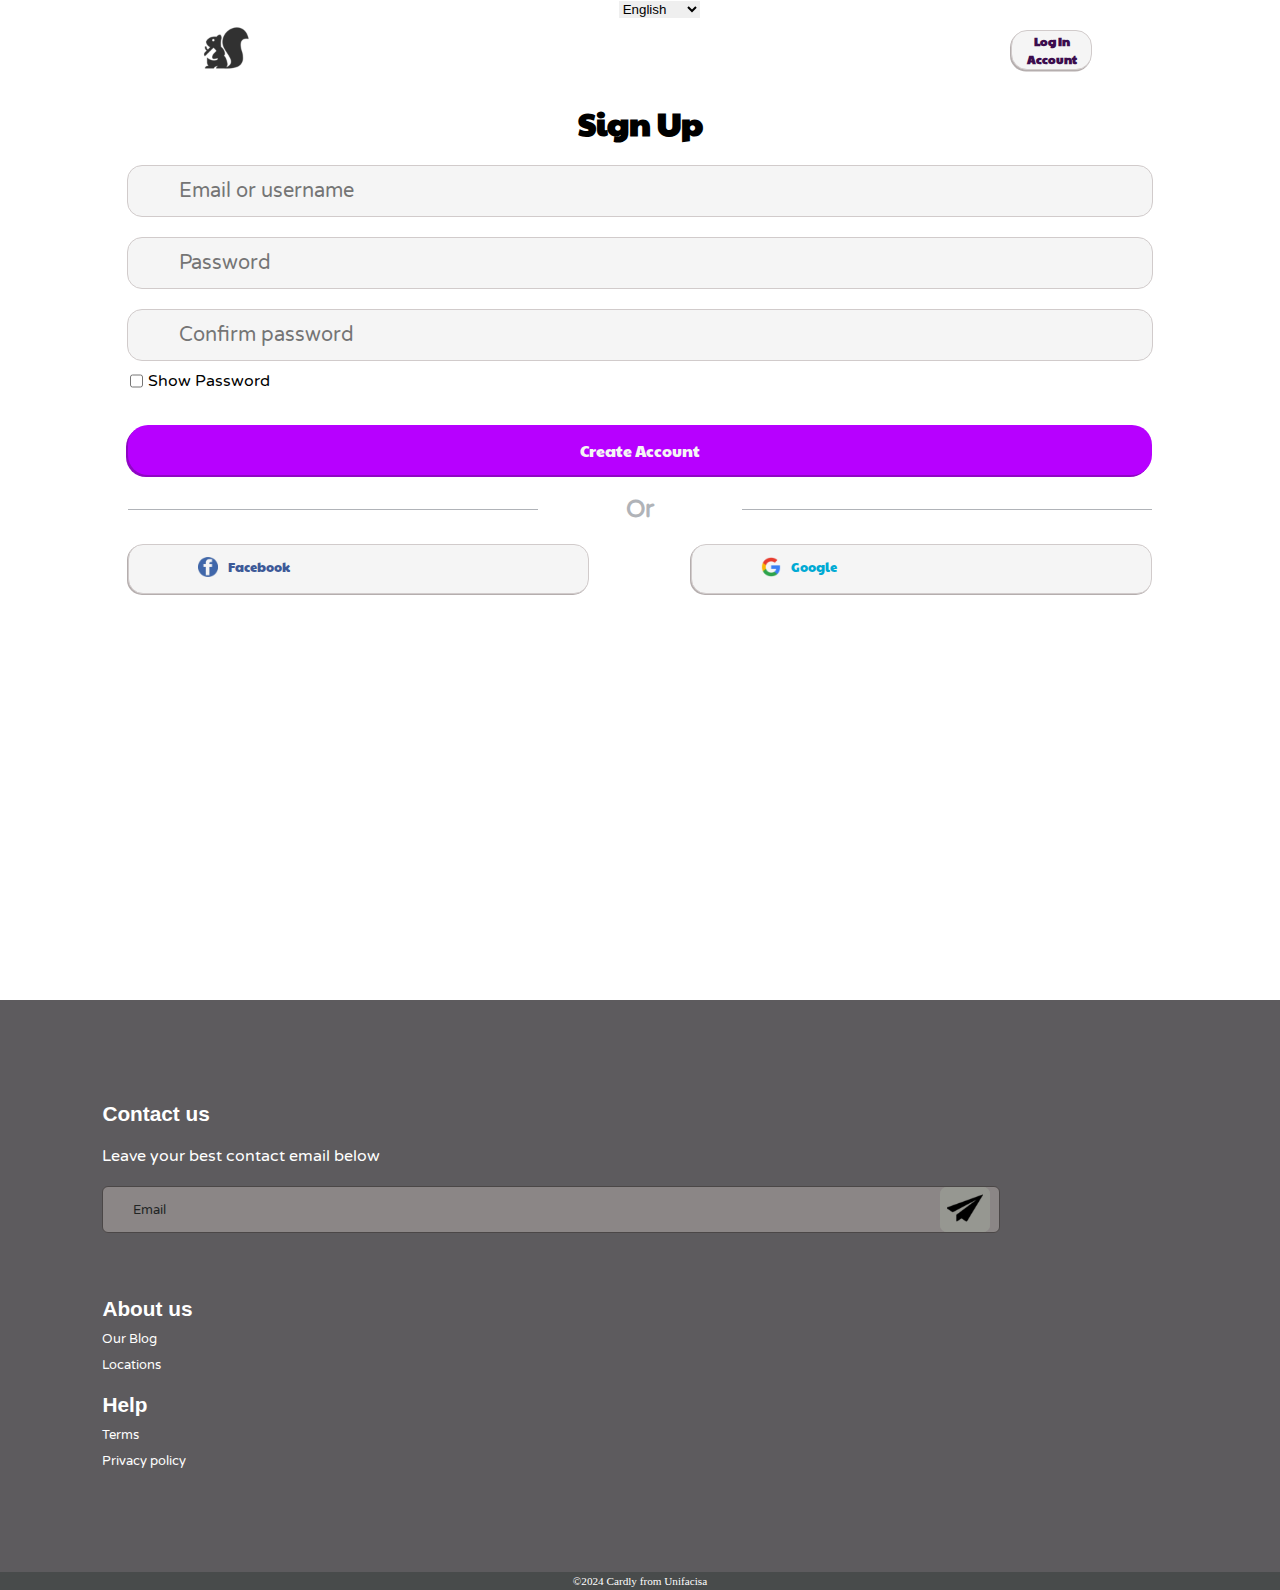
<file: Cardly/signUp.html>
<!DOCTYPE html>
<html lang="pt-br">

<head>
    <meta charset="UTF-8">
    <meta name="viewport" content="width=device-width, initial-scale=1.0">
    <title>Card Sign Up</title>
    <link rel="stylesheet" href="./css/login/signUp.css">

</head>

<body>
    <div class="container">


        <!-- Tudo -->

        <!-- Header -->
        <div class="container ctn-header">
            <!-- Logo -->
            <div class="header hd-logo">
                <img class="hd-logo hd-logo-img" src="images/landingPage/squi.png" alt="squirrel_logo">
            </div>

            <!-- Switcher -->
            <div class="header hd-switch-lang">

                <select class="language-selector" aria-label="Select your language">
                    <option selected>English</option>
                    <option value="1">Espanõl</option>
                    <option value="2">Português</option>

                </select>

            </div>

            <!-- Create Account -->

            <div class="header hd-container-btn">

                <a href="loginPage.html" class="button btn-top-link">
                    <button class="button btn-top">Log In Account</button>
                </a>


            </div>

        </div>
        <!-- Header -->

        <!-- Main -->
        <div class="container ctn-main">


            <form class="form fm-main" action="homePage.html">



                <div class="form fm-functions">



                    <div class="form-text fm-text-login">
                        <h1>Sign Up</h1>

                    </div>

                    <div class="form-input fm-input-email">
                        <input class="input-login fm-input-email-field" type="email" name="email"
                            placeholder="Email or username">

                    </div>

                    <div class="form-input fm-input-password">
                        <input class="input-login fm-input-password-field" type="password" name="password"
                            placeholder="Password">

                    </div>
                    <div class="form-input fm-input-confirm-password">
                        <input class="input-login fm-input-password-field" type="password" name="password"
                            placeholder="Confirm password">

                    </div>


                    <div class="form-password-functions">

                        <div class="password-function show-password-function">
                            <input id="show-passoword-checkbox" type="checkbox" name="show-passowrd">
                            <label for="showPasswordCheckbox" id="show-password-text">Show Password</label>

                        </div>

                        <!-- <div class="password-function forgot-password-function">
                            <a id="forgot-password-text">Forgot password?</a>

                        </div> -->
                    </div>

                    <div class="form-log-in-button">
                        <button class="button btn-log-in" type="submit">Create Account</button>

                    </div>

                    <div class="form-text-or">
                        <div class="or or-bar">

                        </div>

                        <div class="or or-text">
                            <h2>Or</h2>

                        </div>
                        <div class="or or-bar">

                        </div>
                    </div>

                    <div class="form-facebook-google">

                        <div class="login-option opt-facebook">



                            <button class="button-site btn-facebook">
                                <span class="span-logo"><img class="logo-site logo-facebook"
                                        src="images/landingPage/facebook.png" alt="logo_facebook">
                                </span>
                                <span class="span-text span-text-facebook">Facebook</span>
                            </button>

                        </div>

                        <div class="login-option opt-google">


                            <button class="button-site btn-google">
                                <span class="span-logo"><img class="logo-site logo-google"
                                        src="images/landingPage/google.png" alt="logo_google">
                                </span>
                                <span class="span-text span-text-facebook">Google</span>
                            </button>

                        </div>

                    </div>

                </div>

            </form>

        </div>

        <!-- Main -->
        <!-- Footer -->
        <div class="container ctn-footer">

            <div class="container footer-content">

                <div class="footer contact-us">

                    <div class="contact-us-text">
                        <h2 class="titles-footer">Contact us</h2>
                    </div>

                    <div>
                        <!-- Text -->
                        <p>Leave your best contact email below</p>
                    </div>

                    <form class="footer form-contact">
                        <!-- Input -->
                        <div class="fm-footer-contact">
                            <input type="email" class="footer-input" placeholder="Email">

                            <span class="submit span-footer-container"><button class="submit footer-button"><img
                                        id="submit-footer-button-imagen"
                                        src="images/landingPage/submit1.png" alt="submit_button"></button></span>

                        </div>



                    </form>

                </div>

                <div class="footer ft-informations">

                    <div class="inf inf-footer">
                        <h3 class="titles-footer">
                            About us
                        </h3>
                        <ul class="inf sub-inf-footer">
                            <li class="itens-inf">
                                <a class="inf-links">
                                    Our Blog
                                </a>


                            </li>
                            <li class="itens-inf">
                                <a class="inf-links">
                                    Locations
                                </a>


                            </li>

                        </ul>
                    </div>

                    <div class="inf inf-footer">
                        <h4 class="titles-footer">
                            Help
                        </h4>
                        <ul class="inf sub-inf-footer">
                            <li class="itens-inf">
                                <a class="inf-links">
                                    Terms
                                </a>



                            </li>

                            <li class="itens-inf">
                                <a class="inf-links">
                                    Privacy policy
                                </a>



                            </li>

                        </ul>
                    </div>

                </div>

            </div>

            <div class="made-by">
                <span class="made-by-text">©2024 Cardly from Unifacisa</span>
            </div>



        </div>

        <!-- Footer -->

       


    </div>
</body>

</html>
</file>
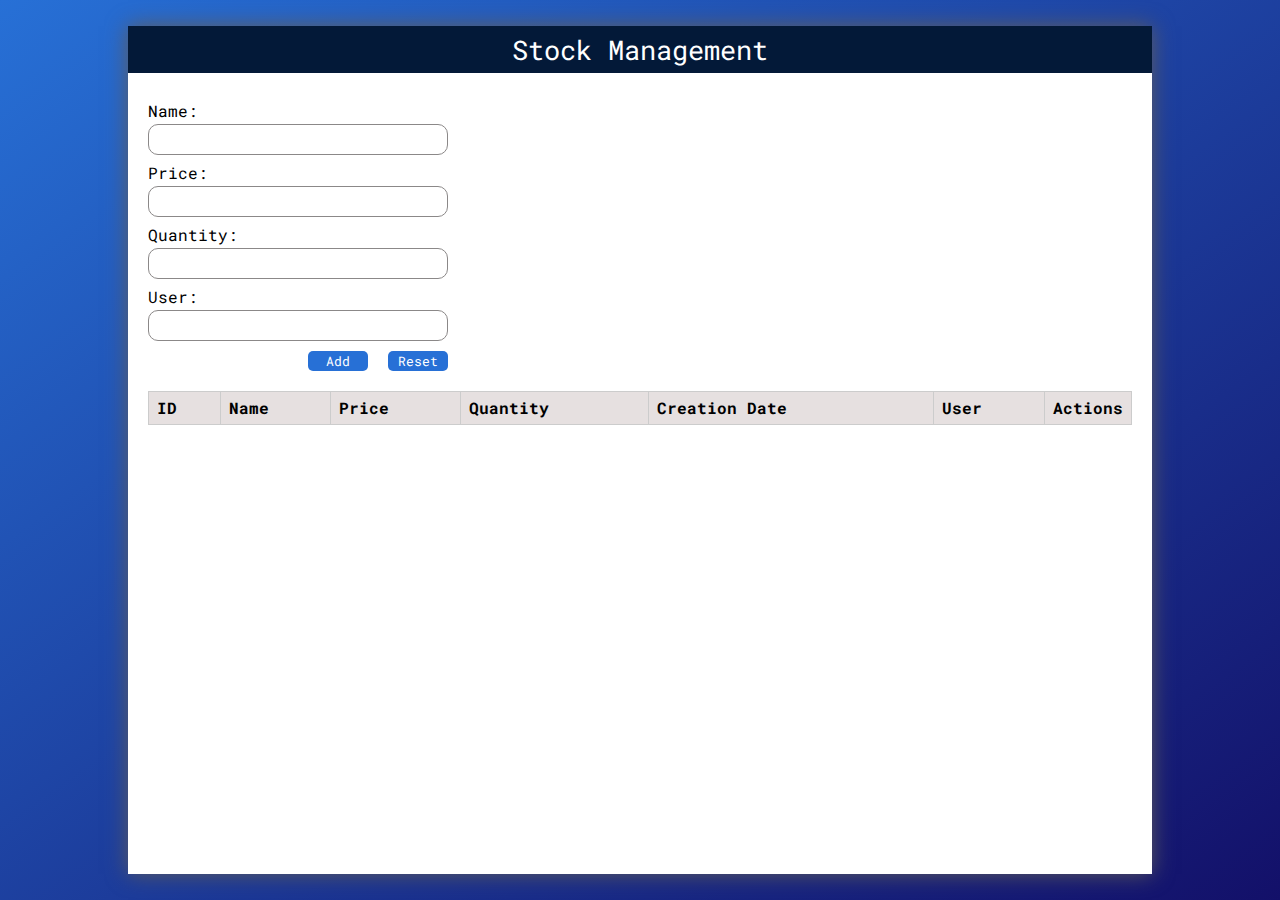
<file: Pharmacy/stock.html>
<!DOCTYPE html>
<html lang="en">

<head>
    <meta charset="UTF-8">
    <meta name="viewport" content="width=device-width, initial-scale=1.0">
    <title>Luiz Gustavo - Stock</title>
    <link rel="stylesheet" href="./assets/css/style.css">
    <script src="./assets/js/stock.js" defer></script>
</head>

<body>

    <div class="container container-stock">

        <div class="allContent">

            <header class="header-stock">
                <h1 id="stock-title"> Stock Management</h1>
            </header>

            <main class="main-container">

               

                <div class="adder">

                    <div class="adder-container">


                        <div class="input-container">
                            <div class="input">

                                <label>Name:</label>
                                <input type="text" id="productName" class="input-field">

                            </div>


                            <div class="input">

                                <label>Price:</label>
                                <input type="number" id="productPrice" class="input-field">

                            </div>

                            <div class="input">

                                <label>Quantity:</label>
                                <input type="number" id="productQuantity" class="input-field">

                            </div>

                           

                            <div class="input">

                                <label>User:</label>
                                <input type="text" id="productAdder" class="input-field">

                            </div>

                        </div>

                        <div class="button-container">
                            <button onclick="product.add();" id="btnAdd" class="btn">Add</button>
                            <button onclick="product.reset();" class="btn">Reset</button>
                        </div>

                    </div>

                    <div class="div-table">

                        <table>

                            <thead>

                                <th>ID</th>
                                <th>Name</th>
                                <th>Price</th>
                                <th>Quantity</th>
                                <th>Creation Date</th>
                                <th>User</th>
                                <th id="thAction">Actions</th>
                            </thead>

                            <!-- Será adicionado automaticamente no JS -->
                            <tbody id="tbody">

                            </tbody>
                        </table>
                    </div>


                </div>


            </main>
        </div>



    </div>

</body>

</html>
</file>
<file: Cardly/css/getStarted/style.css>
@import url('https://fonts.googleapis.com/css2?family=Paytone+One&display=swap');
@import url('https://fonts.googleapis.com/css2?family=Varela+Round&display=swap');
@import url('https://fonts.googleapis.com/css2?family=Playwrite+NG+Modern:wght@100..400&display=swap');
@import url('https://fonts.googleapis.com/css2?family=Roboto+Mono:ital,wght@0,100..700;1,100..700&display=swap');


.playwrite-ng-modern {
    font-family: "Playwrite NG Modern", cursive;
    font-optical-sizing: auto;
    font-weight: 800;
    font-style: normal;
  }

  .roboto-mono {
    font-family: "Roboto Mono", monospace;
    font-optical-sizing: auto;
    font-weight: 800;
    font-style: normal;
  }

:root {
    --cor-primaria: #ffffff;
    --cor-secundaria: #d2cdd4;
    --cor-terciaria: #b700ff;
    --cor-quartenaria: #000000;
    --font-primaria: "Paytone One", sans-serif;
    --font-secundaria: "Varela Round", sans-serif;
}

* {
    padding: 0;
    margin: 0;
    vertical-align: baseline;
    list-style: none;
    border: 0
}



html {
    width: 100%;
    height: 100%;
    scroll-behavior: smooth;

}

body {
    width: 100%;
    height: 100%;
    display: flex;
    flex-direction: column;
    align-items: center;
    text-align: center;
}

/* Header */

.head {
    width: 100%;
    height: 11%;

}

.container {
    width: 100%;
    height: 100%;
    font-family: "Playwrite NG Modern", cursive;
    font-size: 40px;
    
    color: var(--cor-terciaria);
    display: flex;
    justify-content: center;
    align-items: center;

}

/* MAIN */

main{
 
    width: 100%;
    height: 70%;

}

.swiper, .swiper-container, .swiper-wrapper{
    width: 100%;
    height: 100%;
}

.swiper-slide{
    width: 100%;
    height: 100%;

}

.text{
    
}

p{
    margin-top: 10px;
    font-size: 17px;
    font-family: "Roboto Mono", monospace;
    font-weight: 800;
}












/* Footer */

.footer {

    position: absolute;
    bottom: 0;
    height: 19%;
    width: 110vw;
    background-color: #b700ff;
    border-top-right-radius: 50%;
    border-top-left-radius: 50%;
    display: flex;
    justify-content: center;
    align-items: center;
}

.container-footer {
    width: 60%;
    height: 45px;
    background-color: var(--cor-secundaria);
    display: flex;
    justify-content: center;
    border-radius: 25px;
}

.button {
    width: 100%;
    background-color: transparent;
    display: flex;
    justify-content: center;
    align-items: center;
    text-decoration: none;

    color: var(--cor-quartenaria);
    font-family: var(--font-secundaria);
   
    font-size: 16px;
    transition: background-color 0.3s;
}

.button:hover {
    background-color: var(--cor-terciaria);
}
</file>
<file: Pharmacy/assets/css/style.css>
@import url('index.css');
@import url('stock.css');

html, body, div, span, applet, object, iframe,
h1, h2, h3, h4, h5, h6, p, blockquote, pre,
a, abbr, acronym, address, big, cite, code,
del, dfn, em, img, ins, kbd, q, s, samp,
small, strike, strong, sub, sup, tt, var,
b, u, i, center,
dl, dt, dd, ol, ul, li,
fieldset, form, label, legend, caption,  tfoot, 
article, aside, canvas, details, embed, 
figure, figcaption, footer, header, hgroup, 
menu, nav, output, ruby, section, summary,
time, mark, audio, video {
	margin: 0;
	padding: 0;
	border: 0;
	font-size: 100%;
	font: inherit;
	vertical-align: baseline;
}
article, aside, details, figcaption, figure, 
footer, header, hgroup, menu, nav, section {
	display: block;
}
body {
	line-height: 1;
}
ol, ul {
	list-style: none;
}
blockquote, q {
	quotes: none;
}
blockquote:before, blockquote:after,
q:before, q:after {
	content: '';
	content: none;
}
table {
	border-collapse: collapse;
	border-spacing: 0;
}

html, body{
    width: 100vw;
    height: 100vh;
}
</file>
<file: Cardly/css/homePage/homePage.css>
@import url(cards.css);
@import url('https://fonts.googleapis.com/css2?family=Playwrite+NG+Modern:wght@100..400&display=swap');

.playwrite-ng-modern {
    font-family: "Playwrite NG Modern", cursive;
    font-optical-sizing: auto;
    font-weight: 800;
    font-style: normal;
  }

* {
    padding: 0;
    margin: 0;
    vertical-align: baseline;
    list-style: none;
    border: 0
}



html {
    width: 100%;
    height: 100%;
    scroll-behavior: smooth;

}

body {
    width: 100%;
    height: 100%;

}

.ctn-father {
    display: flex;
    flex-direction: column;
    min-height: 100vh;
    min-width: 100vw;


}

.container {
    width: 100%;
    padding: 0;
    margin: 0%;


}

/* Header */

.header {

    height: 35px;
    background-color: a#ffffff;


}

.header-button {
    display: grid;
    place-items: center;

}

/* Father container buttons */
.header-buttons {
    display: flex;
    justify-content: center;
    height: 100%;


}

/* Middle Container Logo */
.header-logo-container {
    width: 40%;
    display: grid;
    place-items: center;
    font-family: "Playwrite NG Modern", cursive;
    font-size: 20px;


}

/* Side container */
.header-dropdown-container,
.header-chat-not-container {
    width: 30%;

}

/* Buttons container */
.header-chat-not-container {
    display: flex;

}

/* Individual button container */
.header-button {
    width: 50%;
}

.hd-bell {
    position: relative;

}

.bell-notifications {
    position: absolute;
    top: 0px;
    right: 5px;
    background-color: black;
    color: white;
    border-radius: 50%;
    padding: 2px 6px;
    font-size: 12px;
    font-weight: bold;
    display: flex;




}

/* Main */


.main {
    /* TESTE HEIGHT */
    /* max-height: 100%; */
    height: auto;
    z-index: 0;
}

.feed-main {
    width: 100%;
    height: auto;
    display: flex;
    flex-direction: column;
    overflow-x: auto;
    white-space: nowrap;

}

.feed-type {
    width: 100%;
    display: flex;
    justify-content: center;
    gap: 40px;
    height: 50px;

}

.feed {

    height: auto;
    width: 100%;
    display: flex;
    flex-direction: column;
    align-items: center;
    display: inline-block;

}

.feed-splitter{
    height: 30px;
    background-color: transparent;
}



/* Main */
/* Footer */

/* Container Footer
   Footer-Buttons
   Footere-Splitter
   ft Footer-button */

.footer {
    position: fixed;
    bottom: 0;
    background-color: white;
    height: 35px;

}

.footer-buttons {
    display: flex;
    height: 100%;

}

.footer-splitter {
    height: 100%;
    width: 50%;
    display: flex;
}

.ft {
    width: 50%;
    display: grid;
    place-items: center;
    height: 100%;
}
.homeIcon-button{
    width: 25px;
    height: 25px;
    
}

.homeIcon-button:hover{
    cursor: pointer;
}

.bottom-space {
    width: 100%;
    height: 7vh;
    background-color: transparent;
    z-index: 0;

}





/* HEADER DROPDOWN */

/* Container dropdown */
.header-dropdown-container{
    display: flex;
    position: relative;
    display: inline-block;
  
    

}

.header-dropdown-button{
    border: none;
    cursor: pointer;
    background-color: transparent;

}

.header-dropdown-options{
    background-color: rgb(245, 240, 240);
    box-shadow: 1px 1px 4px #b1aeb3;
    display: none;
    position: absolute;
    z-index: 1;
    min-height: 100vh;
    width: 140px;
    top: 0px;
    left: 0;
    

}
.list-options-dropdown{
    height: 100vh;
    text-decoration: none;
    display: block;
    list-style-type: none;
    display: flex;
    flex-direction: column;
    justify-content: space-between;
}

.header-dropdown-container:hover .header-dropdown-options{
    display: block;

}
</file>
<file: Cardly/css/login/login.css>
@import url('https://fonts.googleapis.com/css2?family=Paytone+One&display=swap');
@import url('https://fonts.googleapis.com/css2?family=Varela+Round&display=swap');
* {
    padding:0;
    margin:0;
    vertical-align:baseline;
    list-style:none;
    border:0
    
    }

    

.paytone-one-regular {
    font-family: "Paytone One", sans-serif;
    font-weight: 400;
    font-style: normal;
}

.varela-round-regular {
    font-family: "Varela Round", sans-serif;
    font-weight: 400;
    font-style: normal;
}



html,
body {
    width: 100%;
    height: 100%;
}

.container {
    width: 100%;


}



/* CONTAINER HEADER */

.ctn-header {
    /* CONTAINER */
    width: 100%;
    display: flex;
    text-align: center;
}

.hd-logo{
    width: 35%;
}
.hd-logo-img {
    width: 100px;
}

.hd-switch-lang {
    /* DIV */
    width: 30%;
    display: flex;
    justify-content: center;
    display: inline-block;
    position: relative;
    left: 1.5%;
    
    
   

}

.language-selector {
    /* SELECT */
     
   
}


.hd-container-btn {
    width: 35%;
    display: flex;
    justify-content: center;

}
.btn-top-link{
    display: flex;
    align-items: center;
    text-decoration: none;


}

.btn-top {
    width: 90%;
    background-color: #f5f5f5;
    height: 40px;
    border: 1px solid #d1cbcb;
    border-radius: 16px;
    box-shadow: -1px 1.5px 0 #b5aeae;
    color: #3c0d4e;
    font-family: "Paytone One", sans-serif;
    font-size: 78%;
    font-weight: 800;

}

.btn-top:hover {
    cursor: pointer;
}

.btn-top:active {
    box-shadow: inset -1px 1.5px 0 #b5aeae;
    font-size: 0.65rem;
    font-style: italic;

}

/* CONTAINER HEADER */

/* MAIN */



.form {
    width: 100%;
    display: flex;
    justify-content: center;
    font-family: "Varela Round", sans-serif;

}

.fm-functions {
    width: 80%;
    flex-direction: column;
    align-items: center;
    gap: 20px;

}

.fm-text-login {
    font-family: "Paytone One", sans-serif;
    font-weight: 200px;
}

.form-input {
    /* Div */
    width: 100%;
    height: 50px;
    border: 1px solid #d1cbcb;
    border-radius: 15px;
    background-color: #f5f5f5;
    display: flex;
    justify-content: center;
    align-items: center;

}

.input-login {
    /* Input */
    height: 40px;
    width: 90%;
    background-color: #f5f5f5;
    font-family: "Varela Round", sans-serif;
    font-size: 20px;

}

.input-login:focus {
    outline: none;
}

.form-input:focus-within {
    border-color: #b700ff;
}



.form-password-functions {
    width: 100%;
    display: flex;
    justify-content: space-between;
    position: relative;
    bottom: 12px;
}

.password-function {
    width: 50%;
    padding: 2px;
    display: flex;
}

#show-password-text {
    padding-left: 5px;

}

.forgot-password-function {
    display: flex;
    justify-content: right;
    padding-right: 2px;

}

.form-text-or {
    width: 100%;
    display: flex;
    justify-content: space-between;
    align-items: center;
}

.or-bar {
    height: 1px;
    width: 40%;
    background-color: #b0b3b8;
}

.or-text {
    color: #b0b3b8;
}


.form-log-in-button {
    width: 100%;

}

.btn-log-in {
    width: 100%;
    background-color: #b700ff;
    height: 50px;
    border-radius: 20px;
    box-shadow: -2px 2px 0 #8f06c4;
    color: #f5f5f5;
    font-family: "Paytone One", sans-serif;
    font-size: 16px;

    ;

}

.btn-log-in:hover {
    cursor: pointer;

}

.btn-log-in:active {
    box-shadow: inset -4px 4px 0 #8f06c4;
    font-size: 0.9rem;
    font-style: italic;
}

.button-site {
    width: 100%;
    height: 50px;
    background-color: #f5f5f5;
    border: 1px solid #d1cbcb;
    border-radius: 15px;
    gap: 10px;
}

.form-facebook-google {
    width: 100%;
    display: flex;
    justify-content: space-between;
}

.login-option {
    width: 45%;
    text-align: center;
    display: flex;


}


.button-site {
    display: flex;
    align-items: center;
    font-family: "Paytone One", sans-serif;
    padding-left: 15%;
    box-shadow: -1px 1px 0px #b5aeae;
}

.button-site:hover {
    cursor: pointer;

}

.button-site:active {
    box-shadow: inset -1px 1px 0 #b5aeae;
    font-size: 0.9rem;
    font-style: italic;
    /* border: 1px solid #b5aeae; */

}


.span-text {
    position: relative;
    bottom: 6%;
}



.btn-facebook {
    color: #3D5A98;


}

.btn-google {
    color: #00AAD4;

}

.logo-site {
    position: relative;
    width: 20px;
}

.ctn-main {
    height: 100vh;


}





/* MAIN */

/* FOOTER */

.footer-content {
    background-color: #5d5b5e;
    color: #ffffff;

}


/* INPUT */
.fm-footer-contact {
    /* DIV */
    width: 70%;
    height: 45px;
    border: 1px solid #4b4747;
    border-radius: 6px;
    background-color: #8b8686;
    display: flex;
    justify-content: center;
    align-items: center;

}

.footer-input {

    height: 90%;
    width: 90%;
    background-color: transparent;
    font: 50%;
    font-family: "Varela Round", sans-serif;
    padding-left: 20px;

}

.footer-input:focus {
    outline: none;
}

.footer-input::placeholder {
    color: #222525;
}

.footer-content {
    padding: 8%;
    font-family: "Varela Round", sans-serif;
}

.footer {
    display: flex;
    flex-direction: column;
    gap: 20px;
}

.titles-footer {
    font-family: 'Lucida Sans', 'Lucida Sans Regular', 'Lucida Grande', 'Lucida Sans Unicode', Geneva, Verdana, sans-serif;
    font-size: 130%;

}

.ft-informations {
    padding-top: 5%;
}

.inf {
    display: flex;
    flex-direction: column;
    gap: 10px;
}

.itens-inf {
    font-size: 80%;
}

.made-by {
    text-align: center;
}

.submit {
    height: 100%;
    background-color: #969791;
    border-radius: 7px;


}

.footer-button {
    /* Button */

    width: 50px;
}

#submit-footer-button-imagen {
    height: 80%;
}

.made-by {
    padding: 3px;
    background-color: #484b4b;
    color: #ffffff;
    font-size: 70%;
}
</file>
<file: Cardly/css/login/signUp.css>
@import url(login.css);

/* Arquivo criado caso haja modificações futuras especificas para esta pagina */
</file>
